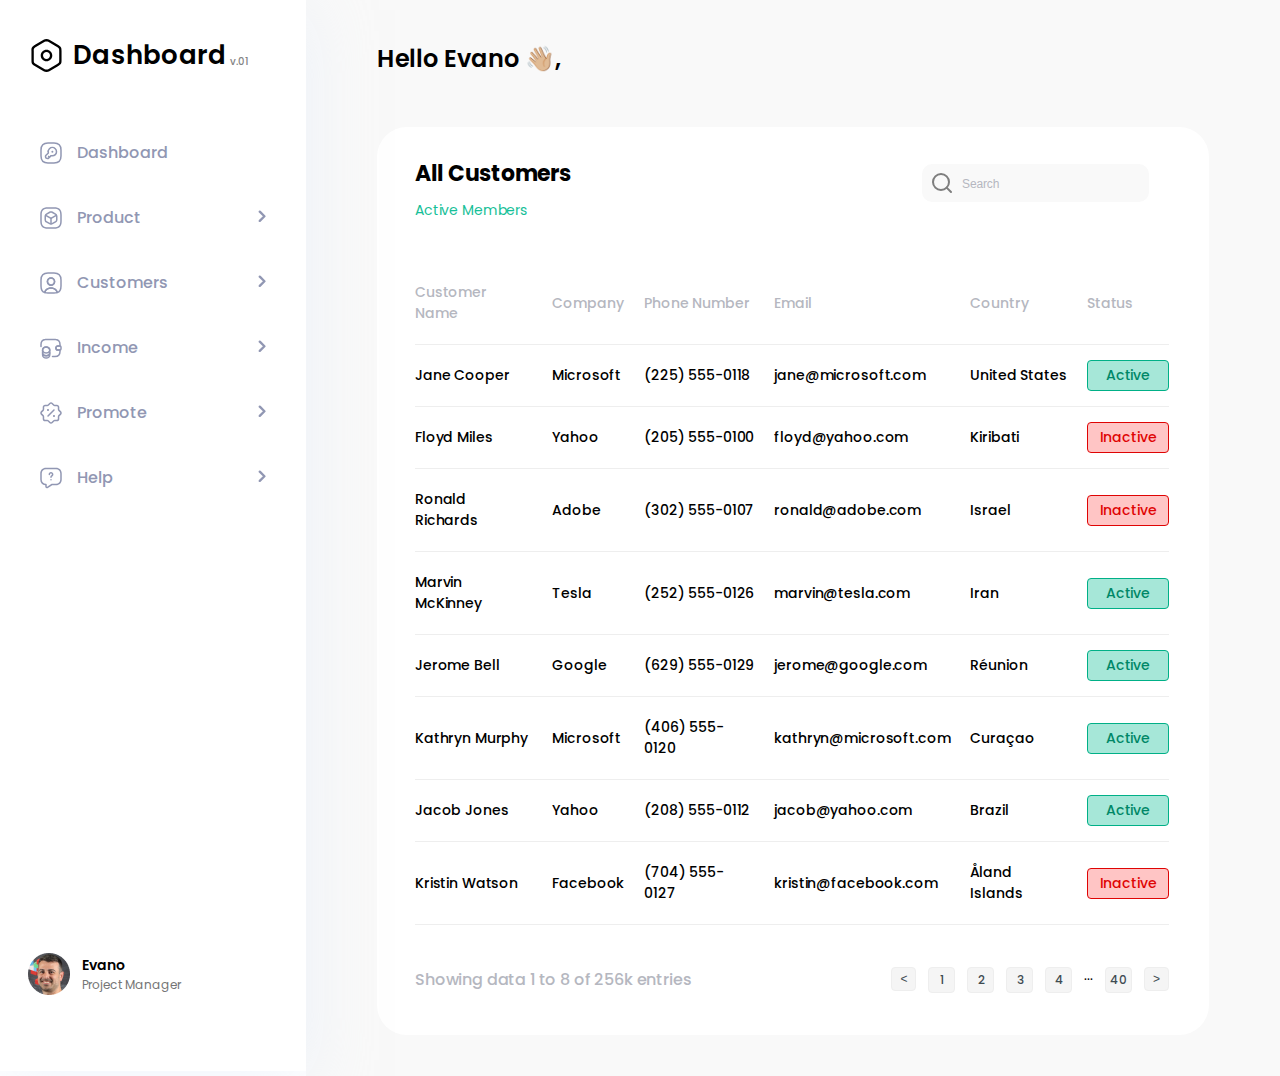
<file: index.html>
<!DOCTYPE html>
<html lang="en">
<head>
    <meta charset="UTF-8">
    <meta http-equiv="X-UA-Compatible" content="IE=edge">
    <meta name="viewport" content="width=device-width, initial-scale=1.0">
    <link href='https://fonts.googleapis.com/css?family=Poppins' rel='stylesheet'>
    <title>CRM Dashboard</title>
    <link rel="stylesheet" href="styles.css">
</head>
<body>
    <div class="dashboard-container">
      <aside class="sidebar">
        <nav>
          <a class="sidebar__logo" href="./index.html">
              <svg class="sidebar__logo-svg" width="37" height="37">
                  <use href="./images/icons.svg#icon-setting"></use>
              </svg>                               
              Dashboard
              <span class="sidebar__logo-accent">v.01</span>
          </a>

          <h1 class="sidebar__title-mobile">Hello Evano 👋🏼,</h1>

          <ul class="sidebar__menu">
              <li>
                <a class="sidebar__menu-item" href="./index.html">
                  <svg class="sidebar__menu-item-svg" width="24" height="24">
                      <use href="./images/icons.svg#icon-key-square"></use>
                  </svg>
                  Dashboard
                  
                </a>
              </li>
              
              <li>
                <a class="sidebar__menu-item" href="/empty.html">
                  <svg class="sidebar__menu-item-svg" width="24" height="24">
                      <use href="./images/icons.svg#icon-d-square"></use>
                  </svg>
                  Product
                  <svg class="sidebar__menu-item-svg-right" width="16" height="16">
                      <use href="./images/icons.svg#icon-chevron-right"></use>
                  </svg>
                </a>
              </li>

              <li>
                <a class="sidebar__menu-item" href="/empty.html">
                  <svg class="sidebar__menu-item-svg" width="24" height="24">
                      <use href="./images/icons.svg#icon-user-square"></use>
                  </svg>
                  Customers
                  <svg class="sidebar__menu-item-svg-right" width="16" height="16">
                      <use href="./images/icons.svg#icon-chevron-right"></use>
                  </svg>
                </a>
              </li>

              <li>
                <a class="sidebar__menu-item"href="/empty.html">
                  <svg class="sidebar__menu-item-svg" width="24" height="24">
                      <use href="./images/icons.svg#icon-wallet-money"></use>
                  </svg>
                  Income
                  <svg class="sidebar__menu-item-svg-right" width="16" height="16">
                      <use href="./images/icons.svg#icon-chevron-right"></use>
                  </svg>
                </a>
              </li>

              <li>
                <a class="sidebar__menu-item" href="/empty.html">
                  <svg class="sidebar__menu-item-svg" width="24" height="24">
                      <use href="./images/icons.svg#icon-discount-shape"></use>
                  </svg>
                  Promote
                  <svg class="sidebar__menu-item-svg-right" width="16" height="16">
                      <use href="./images/icons.svg#icon-chevron-right"></use>
                  </svg>
                </a>
              </li>

              <li>
                <a class="sidebar__menu-item" href="/empty.html">
                  <svg class="sidebar__menu-item-svg" width="24" height="24">
                      <use href="./images/icons.svg#icon-message-question"></use>
                  </svg>
                  Help
                  <svg class="sidebar__menu-item-svg-right" width="16" height="16">
                      <use href="./images/icons.svg#icon-chevron-right"></use>
                  </svg>
                </a>
              </li>
          </ul>
        </nav>

        <div class="sidebar__bottom">
            <img 
              class="sidebar__bottom-img"
              srcset="./images/Ellipse.jpg 1x, ./images/Ellipse@2x.jpg 2x"
              src="./images/Ellipse.jpg" 
              alt="Project Manager Evano">
            <div class="sidebar__bottom-text"> 
              <span class="sidebar__bottom-name">Evano</span>
              <span class="sidebar__bottom-role">Project Manager</span>
            </div>
        </div>
      </aside>

    <main class="main-content">
      <div class="sidebar__menu-mobile">
        <button class="hamburger-menu sidebar__toggle" aria-label="Toggle sidebar">
          <span class="sidebar__toggle-bar"></span>
          <span class="sidebar__toggle-bar"></span>
          <span class="sidebar__toggle-bar"></span>
        </button>

        <a class="main-content__logo" href="./index.html">
          <svg class="main-content__logo-svg" width="37" height="37">
              <use href="./images/icons.svg#icon-setting"></use>
          </svg>                               
          Dashboard
          <span class="main-content__logo-accent">v.01</span>
        </a> 
      </div>
          <h1 class="main-content__title">Hello Evano 👋🏼,</h1>

          <section class="customers">
            <div class="customers__header">
              <h2 class="customers__header-title">All Customers</h2>
              <a href="#" class="customers__header-link" id="filter-active">Active Members</a>
              <div class="customers__header-input-wrapper">
                <svg class="customers__header-input-svg" width="24" height="24">
                  <use href="./images/icons.svg#icon-search"></use>
                </svg>
                <input class="customers__header-input" type="text" placeholder="Search" />
              </div>
            </div>

            <table class="customers__table">
                <thead>
                    <tr>
                      <th>Customer Name</th>
                      <th>Company</th>
                      <th>Phone Number</th>
                      <th>Email</th>
                      <th>Country</th>
                      <th>Status</th>
                    </tr>
                </thead>
                <tbody>
                  <tr>
                    <td>Jane Cooper</td>
                    <td>Microsoft</td>
                    <td>(225) 555-0118</td>
                    <td>jane@microsoft.com</td>
                    <td>United States</td>
                    <td><span class="status status--active">Active</span></td>
                  </tr>
                  <tr>
                    <td>Floyd Miles</td>
                    <td>Yahoo</td>
                    <td>(205) 555-0100</td>
                    <td>floyd@yahoo.com</td>
                    <td>Kiribati</td>
                    <td><span class="status status--inactive">Inactive</span></td>
                  </tr>
                  <tr>
                    <td>Ronald Richards</td>
                    <td>Adobe</td>
                    <td>(302) 555-0107</td>
                    <td>ronald@adobe.com</td>
                    <td>Israel</td>
                    <td><span class="status status--inactive">Inactive</span></td>
                  </tr>
                  <tr>
                    <td>Marvin McKinney</td>
                    <td>Tesla</td>
                    <td>(252) 555-0126</td>
                    <td>marvin@tesla.com</td>
                    <td>Iran</td>
                    <td><span class="status status--active">Active</span></td>
                  </tr>
                  <tr>
                    <td>Jerome Bell</td>
                    <td>Google</td>
                    <td>(629) 555-0129</td>
                    <td>jerome@google.com</td>
                    <td>Réunion</td>
                    <td><span class="status status--active">Active</span></td>
                  </tr>
                  <tr>
                    <td>Kathryn Murphy</td>
                    <td>Microsoft</td>
                    <td>(406) 555-0120</td>
                    <td>kathryn@microsoft.com</td>
                    <td>Curaçao</td>
                    <td><span class="status status--active">Active</span></td>
                  </tr>
                  <tr>
                    <td>Jacob Jones</td>
                    <td>Yahoo</td>
                    <td>(208) 555-0112</td>
                    <td>jacob@yahoo.com</td>
                    <td>Brazil</td>
                    <td><span class="status status--active">Active</span></td>
                  </tr>
                  <tr>
                    <td>Kristin Watson</td>
                    <td>Facebook</td>
                    <td>(704) 555-0127</td>
                    <td>kristin@facebook.com</td>
                    <td>Åland Islands</td>
                    <td><span class="status status--inactive">Inactive</button></td>
                  </tr>
                </tbody>
              </table>

              <div class="customers__pagination">
                <span>Showing data 1 to 8 of 256k entries</span>
                <nav class="pagination">
                  <button class="pagination__link">&lt;</button>
                    <a href="#" class="pagination__link">1</a>
                    <a href="#" class="pagination__link pagination__link-mobile">2</a>
                    <a href="#" class="pagination__link pagination__link-mobile">3</a>
                    <a href="#" class="pagination__link pagination__link-mobile">4</a>
                    <span class="pagination__link-middle">...</span>
                    <a href="#" class="pagination__link">40</a>
                    <button class="pagination__link">&gt;</button>
                </nav>
              </div>
        </section>
    </main>

    <script src="script.js"></script> 
</body>
</html>
</file>
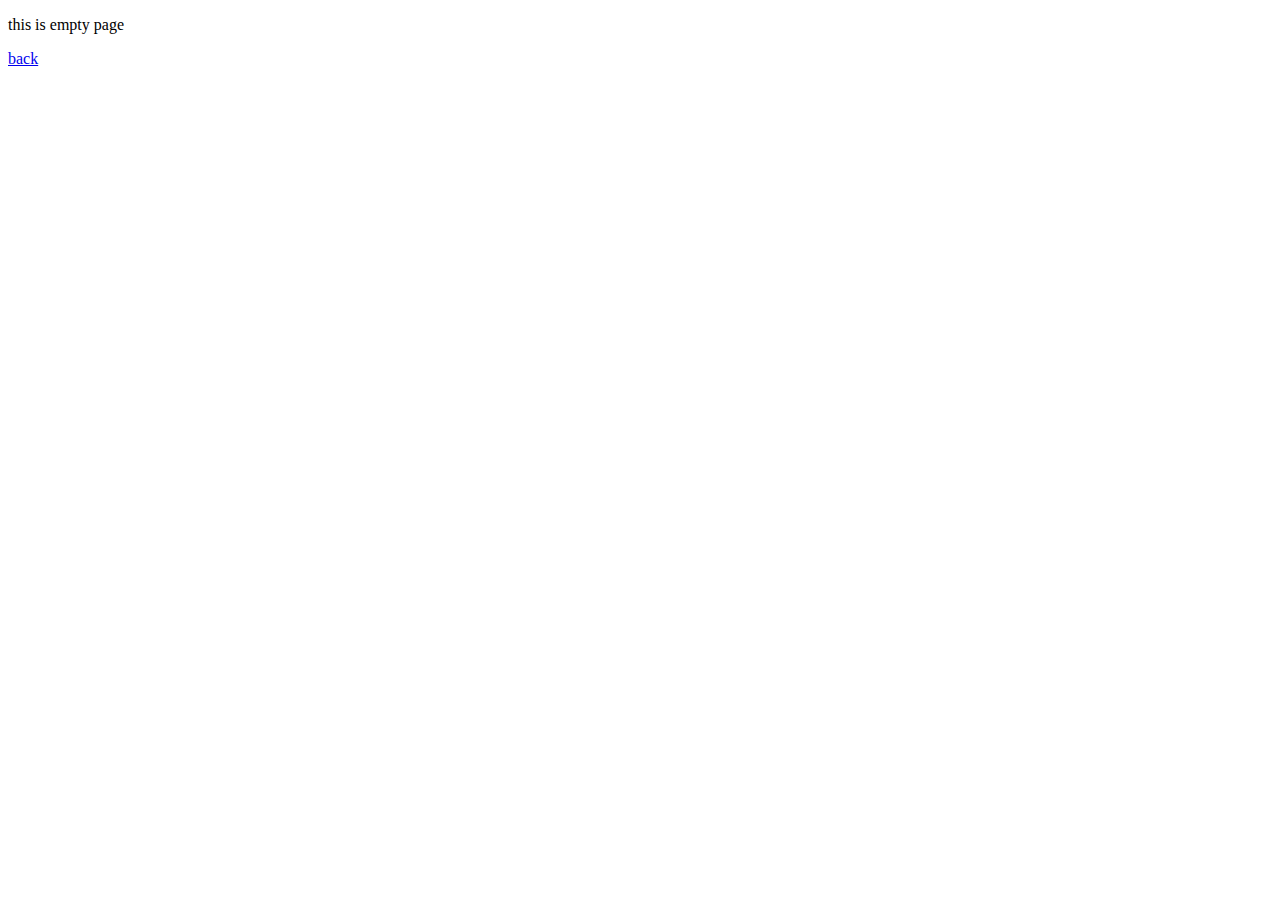
<file: empty.html>
<!DOCTYPE html>
<html lang="en">
<head>
    <meta charset="UTF-8">
    <meta http-equiv="X-UA-Compatible" content="IE=edge">
    <meta name="viewport" content="width=device-width, initial-scale=1.0">
    <link href='https://fonts.googleapis.com/css?family=Poppins' rel='stylesheet'>
    <title>CRM Dashboard</title>
</head>
<body>
    
  <p>this is empty page</p>
  <a href="./index.html">back</a>

</body>
</html>
</file>
<file: styles.css>
:root {  
  --white: #FFFFFF;
  --black: #000000;

  --logo-second-color: #838383;
  
  --active: #5932EA;

  --s-text-svg: #9197B3;
  --s-manager-text-color: #757575;

  --i-color: #E7E7E7;
  --i-svg: #7E7E7E;

  --p-green: #008767;
  --p-green-light: #16C098;
  --p-green-light-38:  rgba(22, 192, 152, 0.38);
  --p-green-border: #00B087;
  --p-red: #DF0404;
  --p-red-ligth: #FFC5C5;
  --p-first-text-color: #292D32;
  --p-second-text-color: #B5B7C0;

  --pf-button: #F5F5F5;
  --pf-button-border: #EEEEEE;
  --pf-button-text: #404B52;
  
/* s - sidebar
   i - input
   p - product
   pf - product footer */
}


body {
  font-family: 'Poppins';
  margin: 0;
  padding: 0;
  box-sizing: border-box;
  display: flex;
  flex-direction: column;
  min-height: 100%;
  overflow-x: hidden;
}

a {
  text-decoration: none;
}

ul {
  list-style: none;
  margin: 0;
  padding: 0;
}

p,h1,h2,h3,h4,h5,h6 {
  margin: 0;
}

img,
svg {
  display: block;
  max-width: 100%;
  height: auto;

}


.dashboard-container {
  display: grid;
  grid-template-columns: 306px 1fr; 
  min-height: 100vh;
}
 

/* sidebar */

.sidebar {
  background-color: var(--white);
  color: var(--s-text-svg);
  padding: 36px 28px 0 28px;
  box-shadow: 0 10px 60px #E2ECF980; 
  position: relative; 
  height: 100%;
}

.sidebar__menu-mobile {
  display: none;
}

.sidebar__logo {
  color: var(--black);
  font-size: 26px;
  display: flex;
  align-items: center;
  margin-bottom: 54px;
  font-weight: 600;
  letter-spacing: 0.01em;
}

.sidebar__logo-accent {
  font-size: 10px;
  color: var(--logo-second-color);
  font-weight: 500;
  padding-left: 4px;
  vertical-align: baseline;
  position: relative;
  top: 6px; 
  letter-spacing: -0.01em;
}

.sidebar__logo-svg {
  fill:var(--black);
  padding-right: 8px;
}

.sidebar__title-mobile {
  display: none;
}

.sidebar__menu {
  list-style: none;
  padding: 0;
  overflow-y: auto;
}

.sidebar__menu-item {
  color: var(--s-text-svg);
  padding: 11px 8px 11px 11px;
  margin-bottom: 18px;
  font-weight: 500;
  display: flex;
  align-items: center;
  position: relative; 
  border-radius: 8px;
  transition: all 50ms cubic-bezier(0.4, 0, 0.2, 1);
}

.sidebar__menu-item:hover {
 background-color: var(--active);
 color: var(--white);
}

.sidebar__menu-item-svg {
  color: var(--s-text-svg);
  padding-right: 14px;
}

.sidebar__menu-item-svg:hover {
  fill: var(--white);
}

.sidebar__menu-item-svg-right {
  display: flex;
  align-items: center;
  justify-content: center;
  position: absolute;
  right: 8px;
}

.sidebar__menu-item-svg-right.hidden {
  display: none;
}

.sidebar__menu-item-svg-right:hover {
  fill:var(--white);
}

.sidebar__bottom {
  position: absolute;
  display: flex;
  align-items: center; 
  width: 100%; 
  bottom: 76px;
  margin-top: auto;
}

.sidebar__bottom-text {
  display: flex;
  flex-direction: column;
  justify-content: center;
  padding-left: 12px;
}

.sidebar__bottom-name {
  color: var(--black);
  font-size: 14px;
  font-weight: 600;
}

.sidebar__bottom-role {
  color: var(--s-manager-text-color);
  font-size: 12px;
}


/* main-content */

.main-content {
    padding: 41px 71px 0 71px;
    background-color: #f9f9f9;
    height: 100%;
}

.main-content__logo {
  display: none;
}

.main-content__title {
  font-size: 24px;
  font-weight: 600;
  padding-bottom: 51px;
  margin: 0;
}

.customers{
  background-color: var(--white);
  border-radius: 30px;
  padding: 30px 40px 42px 38px ;
}

.customers__header {
  padding-bottom: 40px;
  position: relative; 
}

.customers__header-title {
  font-size: 22px;
  font-weight: 700;
  padding-bottom: 7px;
}

.customers__header-link {
  font-size: 14px;
  color: #16C098;
  letter-spacing: -0.01em;
}
.customers__header-input-wrapper {
  position: absolute;
  bottom: 60px;
  right: 20px;
}

.customers__header-input-svg {
  position: absolute;
  left: 8px;
  top: 50%;
  transform: translateY(-50%);
  pointer-events: none;
  fill: var(--i-svg);
}

.customers__header-input {
  padding-left: 40px;
  padding-right: 10px;
  height: 36px;
  background-color: #f9f9f9;
  border: none;
  color: var(--p-first-text-color);
  border-radius: 10px;
  display: flex;
  align-items: center;
}

.customers__header-input::placeholder{
  color: var(--p-second-text-color);
  font-size: 12px;
  letter-spacing: -0.01em;
}

.customers__header-input:focus {
  border: 1px solid var(--i-svg);
  outline: none;
}

.customers__table {
  width: 100%;
  border-collapse: collapse;
  font-size: 14px;
  font-weight: 500;
  letter-spacing: -0.01em;
  text-align: left;
}

.customers__table th,
.customers__table td {
  border-bottom: 1px solid var(--pf-button-border); 
  font-weight: 500;
  padding: 20px 20px 20px 0;
}

.customers__table td.inactive {
  display: none;
}

.customers__table td:last-child {
  text-align: right;
  padding: 0;
}

.customers__table th {
  color: var(--p-second-text-color);
}

.status {
  display: flex;
  justify-content: center; 
  align-items: center;
  width: 80px;
  height: 29px;
  border-radius: 4px;
  font-weight: 500;
}

.status--active {
  background-color: var(--p-green-light-38);
  color: var(--p-green);
  border: 1px solid var(--p-green-border);
}

.status--inactive {
  background-color: var(--p-red-ligth);
  color: var(--p-red);
  border: 1px solid var(--p-red);
}

.customers__pagination {
  display: flex;
  justify-content: space-between;
  color: var(--p-second-text-color);
  letter-spacing: -0.01em;
  font-weight: 500;
  padding-top: 42px;
}

.pagination {
  display: flex;
  gap: 12px;
}

.pagination__link {
  display: flex;
  justify-content: center;
  align-items: center;
  color: var(--pf-button-text);
  width: 25px;
  height: 24px;
  font-size: 12px;
  font-weight: 500;
  background-color: var(--pf-button);
  border: 1px solid var(--pf-button-border);
  border-radius: 4px;
  transition: all 50ms cubic-bezier(0.4, 0, 0.2, 1);
}

.pagination__link-middle {
  color: var(--black);
  font-size: 12px;
}

.pagination__link:hover {
  background-color: var(--active);
  color: var(--white);
}


/*media */

@media screen and (max-width: 768px){

  .dashboard-container {
    display: flex;
    width: 100%;
  }

  .sidebar {
    position: fixed;
    top: 0;
    left: -100%;
    width: 250px;
    height: 100%;
    transition: left 0.3s ease;
    z-index: 1000;
  }

  .sidebar.show {
    left: 0;
  }

  .sidebar__menu-mobile {
    display: flex;
  }

  .sidebar__toggle {
    flex-direction: column;
    background: none;
    border: none;
    cursor: pointer;
    padding: 10px;
    position: fixed;
    top: 20px;
    left: 20px;
    z-index: 1001;
  }

  .sidebar__toggle-bar {
    width: 25px;
    height: 3px;
    background-color: var(--p-first-text-color);
    margin: 3px 0;
    transition: all 0.3s ease;
  } 

  .sidebar__title-mobile {
    color: var(--p-first-text-color);
    display: flex;
    font-size: 24px;
    font-weight: 600;
    padding-bottom: 40px;
    margin: 0;
  }

  .main-content {
    padding: 100px 20px 20px 20px;
    position: relative;
  }

  .main-content__title {
    display: none;
  }

  .main-content__logo {
    position: absolute;
    right: 20px;
    top: 25px;
    color: var(--black);
    font-size: 26px;
    display: flex;
    align-items: center;
    margin-bottom: 54px;
    font-weight: 600;
    letter-spacing: 0.01em;
  }

  .main-content__logo-accent {
    font-size: 10px;
    color: var(--logo-second-color);
    font-weight: 500;
    padding-left: 4px;
    vertical-align: baseline;
    position: relative;
    top: 6px; 
    letter-spacing: -0.01em;
  }
  
  .main-content__logo-svg {
    fill:var(--black);
    padding-right: 8px;
  }
  
  .customers{
    padding: 30px 20px 32px 20px ;
  }

  .customers__table {
    max-width: 100%;
    overflow-x: auto;
    display: block;
  }

  .customers__table th, .customers__table td {
    padding: 10px;
  }

  .customers__pagination{
     font-size: 12px;
  }

  .pagination__link-mobile {
    display: none;
  }

  .sidebar__logo {
    display: none; 
  }

  .sidebar__menu-item {
    margin-bottom: 10px;
  }
}
</file>
